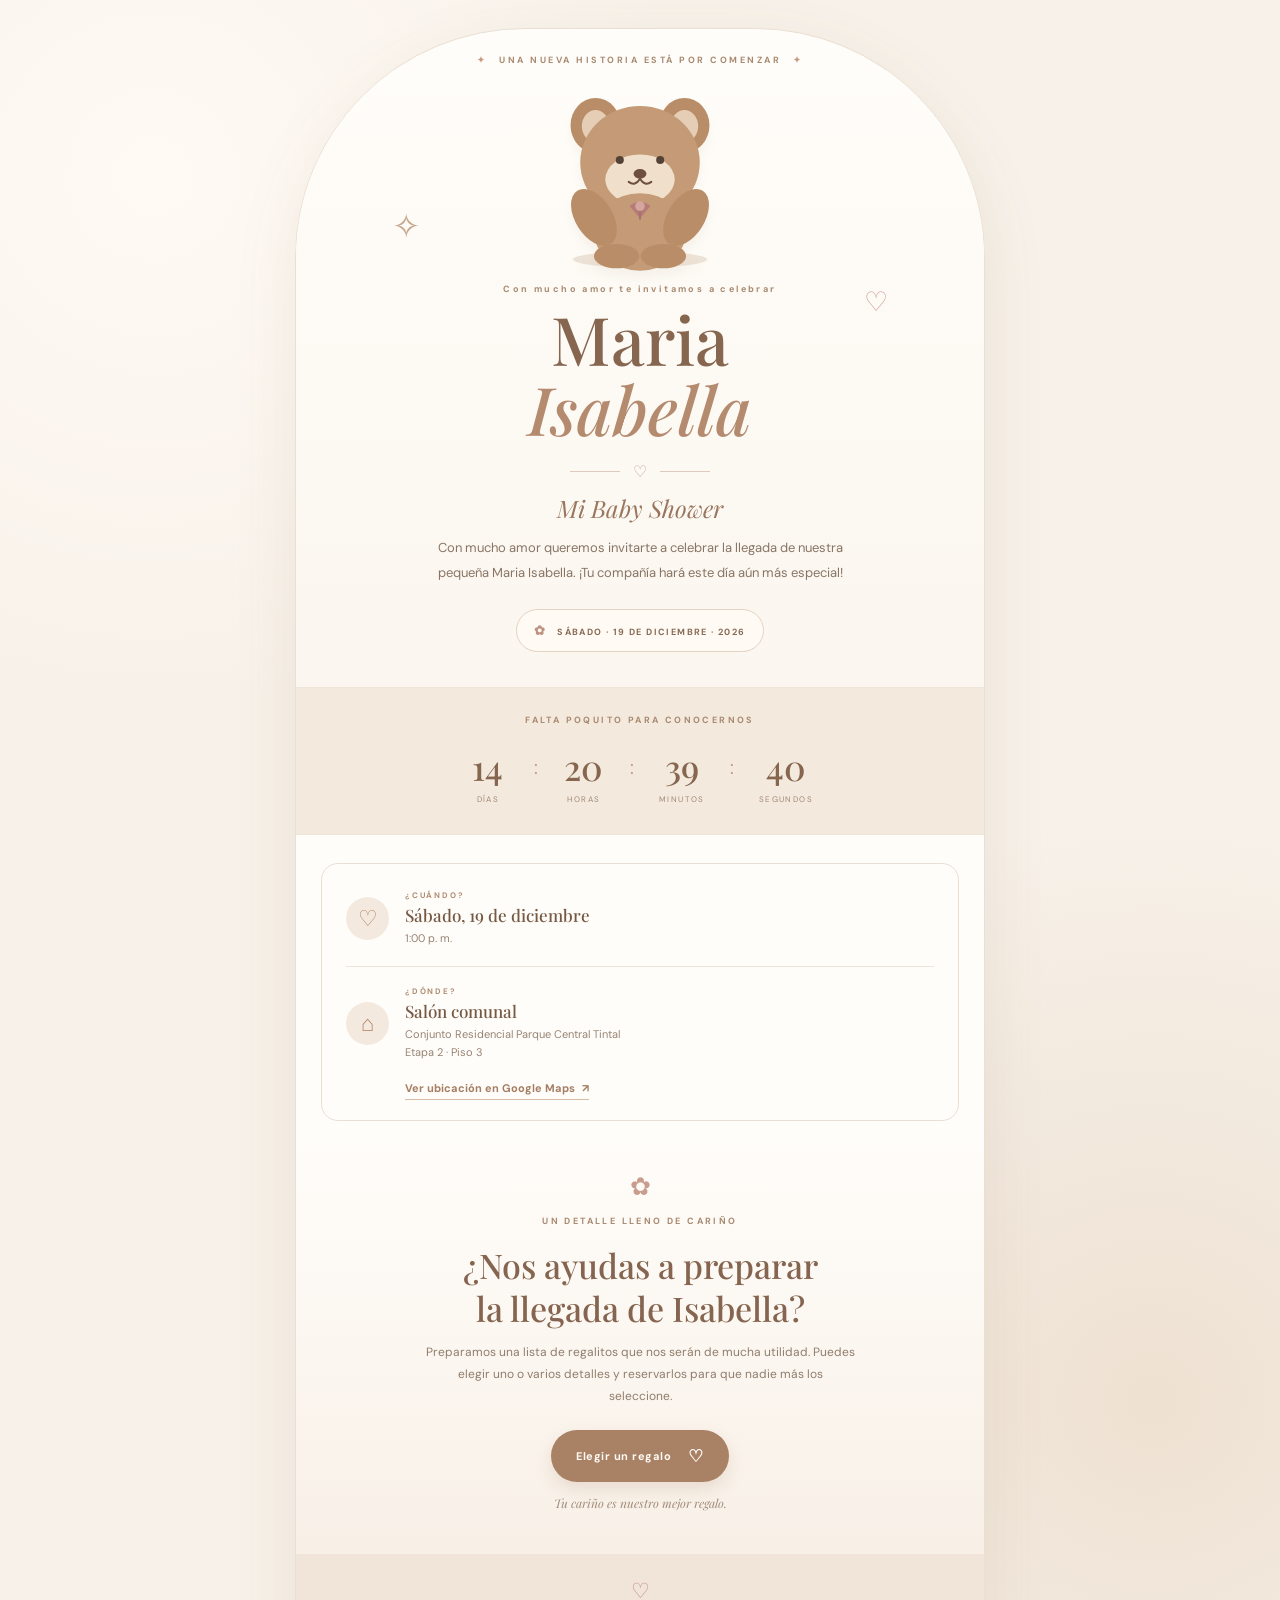
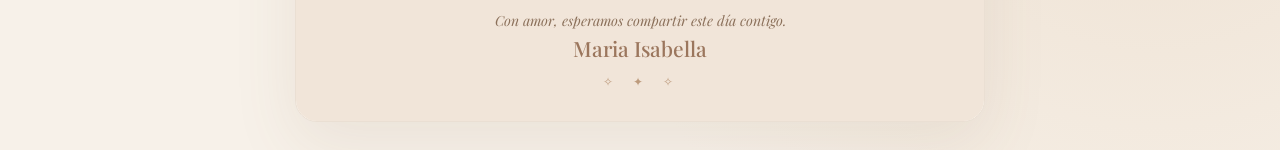
<file: index.html>
<!doctype html>
<html lang="es">
<head>
  <meta charset="utf-8">
  <meta name="viewport" content="width=device-width, initial-scale=1">
  <meta name="theme-color" content="#f6efe6">
  <meta name="description" content="Te invitamos a celebrar la llegada de Maria Isabella. Baby Shower, 19 de diciembre de 2026.">
  <title>Baby Shower · Maria Isabella</title>
  <link rel="preconnect" href="https://fonts.googleapis.com">
  <link rel="preconnect" href="https://fonts.gstatic.com" crossorigin>
  <link href="https://fonts.googleapis.com/css2?family=DM+Sans:wght@400;500;600;700&family=Playfair+Display:ital,wght@0,500;0,600;0,700;1,500;1,600&display=swap" rel="stylesheet">
  <link rel="stylesheet" href="styles.css">
</head>
<body>
  <main class="invitation-shell">
    <div class="top-note"><span>✦</span> UNA NUEVA HISTORIA ESTÁ POR COMENZAR <span>✦</span></div>

    <section class="hero" aria-labelledby="main-title">
      <div class="decor decor-one">✧</div>
      <div class="decor decor-two">♡</div>
      <div class="bear-art" role="img" aria-label="Ilustración decorativa de un osito de peluche">
        <svg viewBox="0 0 260 230" xmlns="http://www.w3.org/2000/svg" aria-hidden="true">
          <ellipse cx="130" cy="211" rx="83" ry="10" fill="#d8c4ae" opacity=".45"/>
          <ellipse cx="75" cy="45" rx="31" ry="34" fill="#b88d68"/><ellipse cx="185" cy="45" rx="31" ry="34" fill="#b88d68"/>
          <ellipse cx="75" cy="46" rx="17" ry="20" fill="#e6cdb5"/><ellipse cx="185" cy="46" rx="17" ry="20" fill="#e6cdb5"/>
          <ellipse cx="130" cy="91" rx="74" ry="70" fill="#c49b76"/>
          <ellipse cx="130" cy="112" rx="43" ry="31" fill="#f0dfcb"/>
          <circle cx="105" cy="88" r="5" fill="#554237"/><circle cx="155" cy="88" r="5" fill="#554237"/>
          <ellipse cx="130" cy="105" rx="8" ry="6" fill="#6e4e40"/>
          <path d="M130 111 Q124 121 116 115 M130 111 Q136 121 144 115" fill="none" stroke="#6e4e40" stroke-width="2.5" stroke-linecap="round"/>
          <ellipse cx="130" cy="177" rx="57" ry="48" fill="#c49b76"/>
          <ellipse cx="73" cy="159" rx="23" ry="39" transform="rotate(-32 73 159)" fill="#b88d68"/>
          <ellipse cx="187" cy="159" rx="23" ry="39" transform="rotate(32 187 159)" fill="#b88d68"/>
          <ellipse cx="101" cy="207" rx="28" ry="15" fill="#b88d68"/><ellipse cx="159" cy="207" rx="28" ry="15" fill="#b88d68"/>
          <path d="M117 145 Q130 135 143 145 L130 160 Z" fill="#b47b77"/><circle cx="130" cy="145" r="6" fill="#d7a5a0"/>
          <path d="M130 151 L130 162" stroke="#a36e69" stroke-width="2"/>
        </svg>
      </div>
      <p class="eyebrow">Con mucho amor te invitamos a celebrar</p>
      <h1 id="main-title">Maria <em>Isabella</em></h1>
      <div class="title-rule"><span>♡</span></div>
      <p class="event-name">Mi Baby Shower</p>
      <p class="intro">Con mucho amor queremos invitarte a celebrar la llegada de nuestra pequeña Maria Isabella. ¡Tu compañía hará este día aún más especial!</p>
      <div class="date-pill"><span class="calendar-icon">✿</span> SÁBADO · 19 DE DICIEMBRE · 2026</div>
    </section>

    <section class="countdown-section" aria-label="Cuenta regresiva">
      <p class="section-kicker">FALTA POQUITO PARA CONOCERNOS</p>
      <div class="countdown" id="countdown">
        <div><strong id="days">--</strong><span>DÍAS</span></div>
        <i>:</i><div><strong id="hours">--</strong><span>HORAS</span></div>
        <i>:</i><div><strong id="minutes">--</strong><span>MINUTOS</span></div>
        <i>:</i><div><strong id="seconds">--</strong><span>SEGUNDOS</span></div>
      </div>
    </section>

    <section class="details-card">
      <div class="detail-item">
        <div class="detail-icon">♡</div>
        <div><span class="detail-label">¿CUÁNDO?</span><strong>Sábado, 19 de diciembre</strong><small>1:00 p. m.</small></div>
      </div>
      <div class="detail-divider"></div>
      <div class="detail-item">
        <div class="detail-icon">⌂</div>
        <div><span class="detail-label">¿DÓNDE?</span><strong>Salón comunal</strong><small>Conjunto Residencial Parque Central Tintal<br>Etapa 2 · Piso 3</small></div>
      </div>
      <a class="map-link" href="https://www.google.com/maps/place/Parque+Central+Tintal+Etapa+2/@4.6514326,-74.1728906,17z/data=!3m1!4b1!4m6!3m5!1s0x8e3f9c4ad8b2bbfb:0xaaa74be5dd262085!8m2!3d4.6514273!4d-74.1703157!16s%2Fg%2F11fnwk4hjv?entry=ttu&g_ep=EgoyMDI2MTEyMy4wIKXMDSoASAFQAw%3D%3D" target="_blank" rel="noopener noreferrer">Ver ubicación en Google Maps <span>↗</span></a>
    </section>

    <section class="gift-section">
      <div class="gift-flower">✿</div>
      <p class="section-kicker">UN DETALLE LLENO DE CARIÑO</p>
      <h2>¿Nos ayudas a preparar<br>la llegada de Isabella?</h2>
      <p>Preparamos una lista de regalitos que nos serán de mucha utilidad. Puedes elegir uno o varios detalles y reservarlos para que nadie más los seleccione.</p>
      <a class="gift-button" href="regalos.html">Elegir un regalo <span>♡</span></a>
      <small class="gift-note">Tu cariño es nuestro mejor regalo.</small>
    </section>

    <footer>
      <div class="footer-heart">♡</div>
      <p>Con amor, esperamos compartir este día contigo.</p>
      <strong>Maria Isabella</strong>
      <span class="footer-stars">✧　✦　✧</span>
    </footer>
  </main>
  <script src="app.js"></script>
</body>
</html>
</file>
<file: styles.css>
:root{--cream:#f7f1e9;--paper:#fffdf9;--sand:#e8d9c8;--tan:#c49b76;--brown:#795b48;--deep:#5d4639;--muted:#9b8573;--rose:#c58f8d;--line:#eadfd3}
*{box-sizing:border-box}html{scroll-behavior:smooth}body{margin:0;padding:28px 14px;background:radial-gradient(circle at 12% 10%,#fffaf4 0,transparent 28%),radial-gradient(circle at 90% 80%,#eee1d2 0,transparent 32%),var(--cream);color:var(--deep);font-family:'DM Sans',sans-serif}.invitation-shell{width:min(100%,690px);margin:0 auto;background:var(--paper);border:1px solid #eadfd3;border-radius:230px 230px 22px 22px;overflow:hidden;box-shadow:0 22px 65px #7d60451a}.top-note{text-align:center;padding:25px 12px 4px;color:#a88a70;font-size:9px;letter-spacing:2.5px;font-weight:700}.top-note span{color:#c89c83;margin:0 7px}.hero{text-align:center;padding:15px 34px 35px;position:relative;background:linear-gradient(180deg,#fffdf9 0%,#fbf6ef 100%)}.bear-art{width:210px;margin:4px auto 0}.bear-art svg{width:100%;height:auto;filter:drop-shadow(0 8px 5px #98795a12)}.decor{position:absolute;color:#c6a78c;font-family:serif}.decor-one{font-size:34px;left:14%;top:22%}.decor-two{font-size:27px;right:14%;top:35%;color:#d2a5a0}.eyebrow,.section-kicker{font-size:9px;letter-spacing:2.4px;font-weight:700;color:#a98a70}.eyebrow{margin:3px 0 9px}.hero h1{font-family:'Playfair Display',serif;font-weight:500;font-size:clamp(43px,10vw,67px);line-height:1.05;margin:0;color:#86664f}.hero h1 em{display:block;font-weight:500;color:#b58b70}.title-rule{display:flex;align-items:center;gap:13px;justify-content:center;color:#c99d94;margin:17px auto 10px;width:140px}.title-rule:before,.title-rule:after{content:'';height:1px;background:#dfcabe;flex:1}.event-name{font-family:'Playfair Display',serif;font-size:24px;font-style:italic;margin:0 0 12px;color:#9a765e}.intro{max-width:410px;margin:0 auto;color:#887565;font-size:13px;line-height:1.85}.date-pill{display:inline-block;margin-top:24px;padding:12px 17px;border:1px solid #e4d3c2;border-radius:30px;color:#886b55;font-size:9px;letter-spacing:1.4px;font-weight:700;background:#fffaf4}.calendar-icon{color:#bd9281;margin-right:7px;font-size:13px}.countdown-section{text-align:center;padding:26px 15px 30px;background:#f3e9dd;border-top:1px solid #f0e5d9;border-bottom:1px solid #f0e5d9}.section-kicker{margin:0 0 17px}.countdown{display:flex;justify-content:center;align-items:center;gap:clamp(10px,4vw,25px)}.countdown div{display:flex;flex-direction:column;gap:4px;min-width:42px}.countdown strong{font-family:'Playfair Display',serif;font-size:clamp(25px,6vw,35px);font-weight:500;color:#86664f;font-variant-numeric:tabular-nums}.countdown span{font-size:8px;letter-spacing:1.4px;color:#a18a77}.countdown i{font-style:normal;color:#c39c82;font-size:19px;margin-top:-12px}.details-card{margin:28px 25px 12px;padding:26px 24px 20px;border:1px solid var(--line);border-radius:17px;background:#fffdfa}.detail-item{display:flex;align-items:center;gap:16px;text-align:left}.detail-icon{width:43px;height:43px;flex:0 0 43px;border-radius:50%;display:grid;place-items:center;background:#f4e9df;color:#b78b70;font-size:22px}.detail-item div:last-child{display:flex;flex-direction:column;gap:4px}.detail-label{font-size:8px;letter-spacing:1.8px;color:#b18c70;font-weight:700}.detail-item strong{font-family:'Playfair Display',serif;font-size:17px;font-weight:500;color:#765943}.detail-item small{font-size:11px;line-height:1.6;color:#978372}.detail-divider{height:1px;background:#eee4da;margin:19px 0}.map-link{display:inline-block;margin:20px 0 0 59px;color:#a47d62;text-decoration:none;font-size:11px;font-weight:700;border-bottom:1px solid #d8bca6;padding-bottom:4px}.map-link span{margin-left:4px}.gift-section{text-align:center;padding:37px 36px 43px;background:linear-gradient(180deg,#fffdfa,#f8f0e7)}.gift-flower{font-size:25px;color:#c89d8d;margin-bottom:12px}.gift-section h2{font-family:'Playfair Display',serif;font-weight:500;font-size:clamp(25px,6vw,34px);line-height:1.25;color:#85654f;margin:0 0 13px}.gift-section>p:not(.section-kicker){font-size:12px;line-height:1.8;color:#907d6c;max-width:430px;margin:0 auto}.gift-button{display:inline-flex;align-items:center;gap:17px;margin-top:23px;padding:15px 25px;border-radius:30px;background:#a98266;color:#fffaf5;text-decoration:none;font-size:11px;font-weight:700;letter-spacing:.5px;box-shadow:0 7px 17px #a9826633;transition:transform .2s,background .2s}.gift-button:hover{transform:translateY(-2px);background:#8e6b54}.gift-button span{font-size:17px}.gift-note{display:block;margin-top:13px;color:#a18b78;font-family:'Playfair Display',serif;font-style:italic;font-size:12px}footer{text-align:center;padding:23px 15px 30px;background:#f1e5d9;color:#8b705a}.footer-heart{font-size:21px;color:#c38e8a}footer p{font-family:'Playfair Display',serif;font-style:italic;font-size:14px;margin:6px 0 4px}footer strong{font-family:'Playfair Display',serif;font-size:21px;font-weight:500;color:#9b765d}.footer-stars{display:block;margin-top:12px;color:#bd9b7d;font-size:12px;letter-spacing:4px}
@media(max-width:480px){body{padding:0;background:var(--paper)}.invitation-shell{border:0;border-radius:150px 150px 0 0;box-shadow:none}.top-note{padding-top:22px;font-size:8px;letter-spacing:1.8px}.hero{padding:12px 23px 31px}.bear-art{width:185px}.decor-one{left:8%;top:24%}.decor-two{right:8%;top:34%}.intro{font-size:12px}.details-card{margin:22px 16px 8px;padding:22px 17px 18px}.gift-section{padding:32px 24px 38px}.map-link{margin-left:59px}}
</file>
